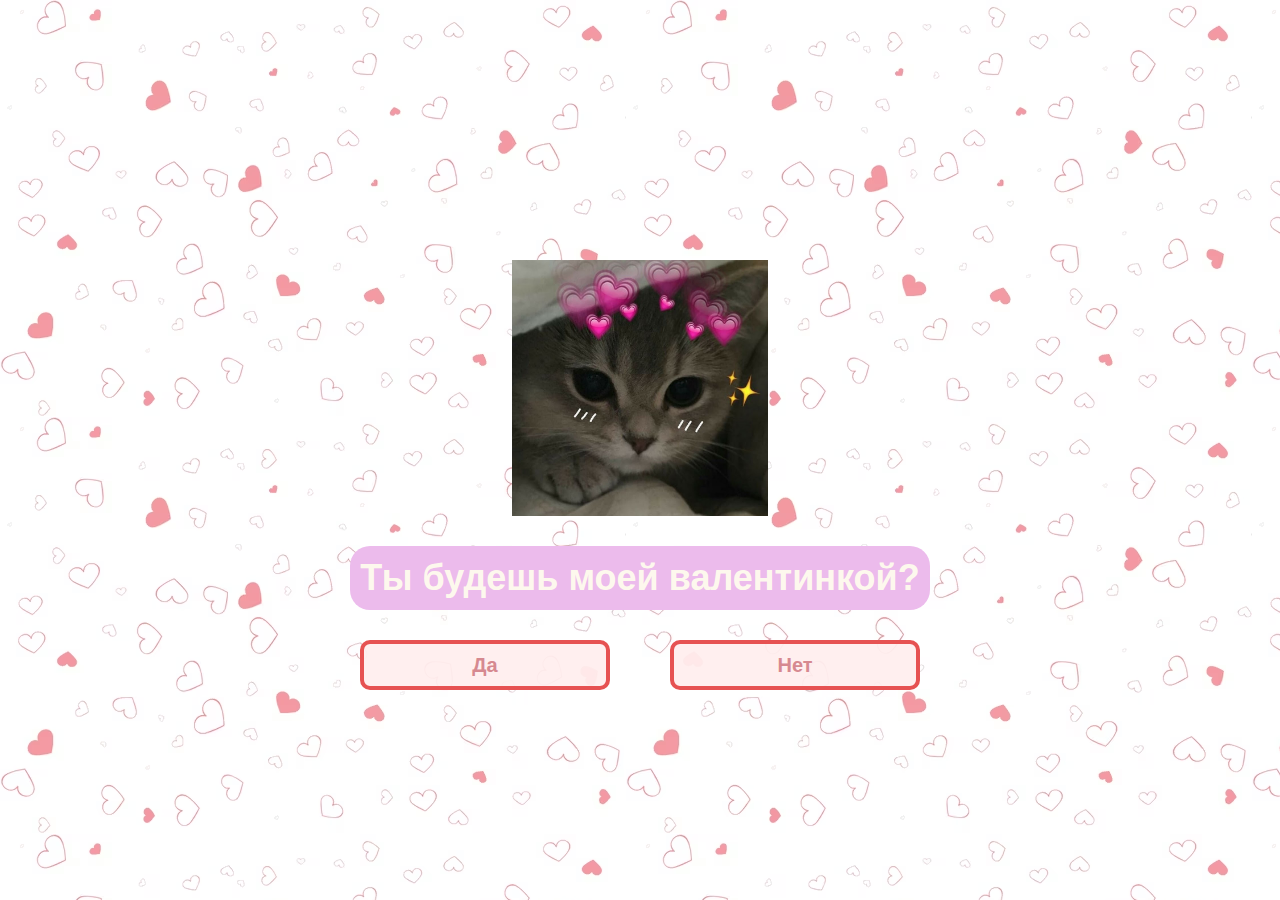
<file: index.html>
<!DOCTYPE html>
<html lang="en">
    <head>
        <meta charset="UTF-8">
        <meta name="viewport" content="width=device-width, initial-scale=1.0">
        <title>Валентинка Бубусику</title>
        <link rel="stylesheet" href="./css/style2.css"/>
    </head>
    <body>
        <div class="wrapper">
            <div class="content">
                <img src="/img/poster.png" alt="#">
                <h1 class="title">Ты будешь моей валентинкой?</h1>
                <div class="button__row">
                    <a href="index.html" class="button_yes button">Да</a>
                    <a href="index2.html" class="button_no button">Нет</a>
                </div>
            </div>
        </div>
    </body>
    <script src="./js/main.js"></script>
</html>
</file>
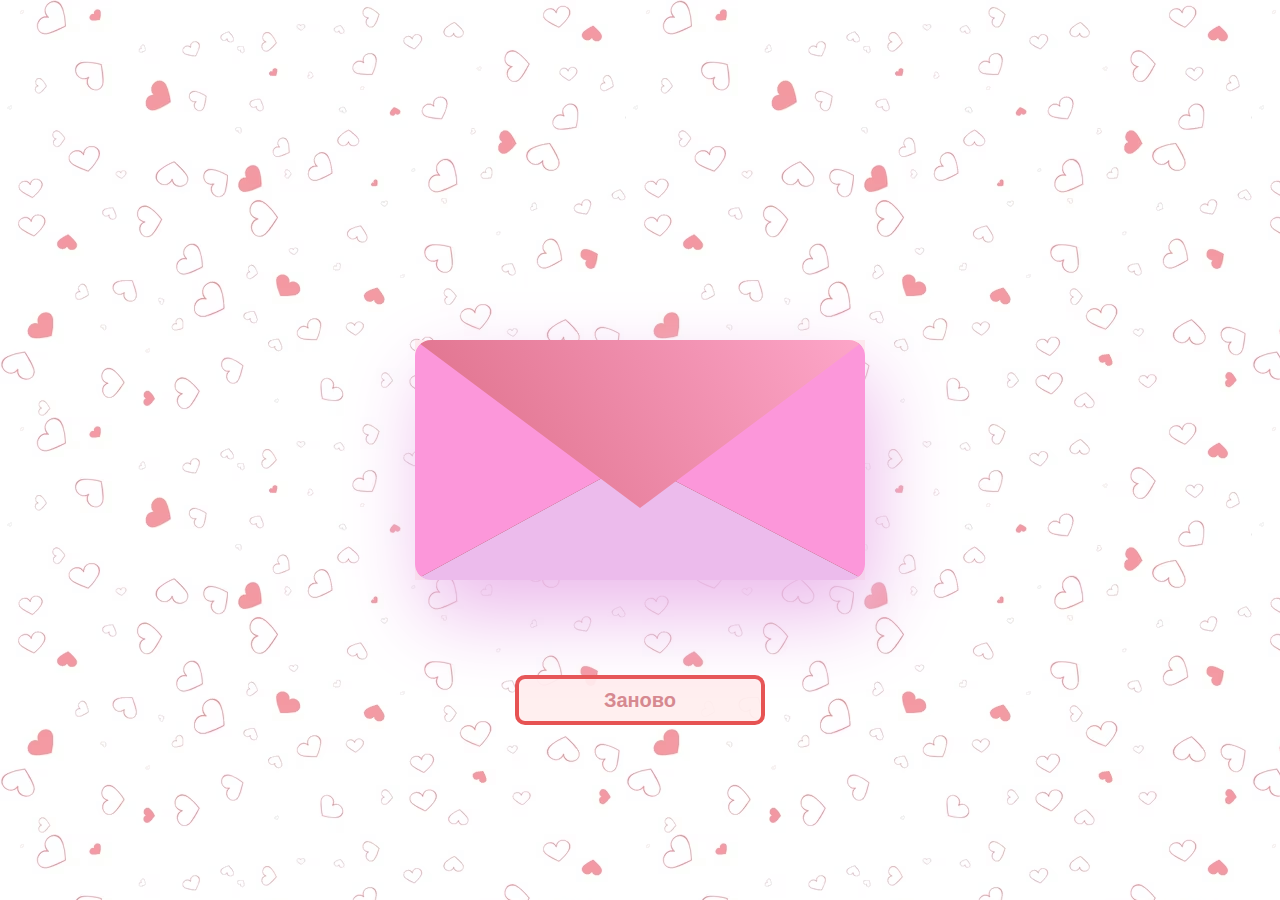
<file: index2.html>
<!DOCTYPE html>
<html lang="ru">
    <head>
        <meta charset="UTF-8">
        <meta name="viewport" content="width=device-width, initial-scale=1.0">
        <title>Валентинка Бубусику</title>
        <link rel="stylesheet" href="./css/style.css">
    </head>
    <body>
        <div class="wrapper">
            <div class="envelope"></div>
            <div class="letter">
                Я тебя безумно сильно люблю <br>
                Моя валентинка!
                <img id="button__click" src="./img/8758413.png" alt="#">
            </div>
            <div class="front"></div>
            <a href="index2.html" class="button_reset">Заново</a>
        </div>
    </body>
    <script src="./js/main.js"></script>
</html>
</file>
<file: css/style2.css>
*{padding: 0;margin: 0;border: 0;}
*,*::before,*::after{-moz-box-sizing: border-box;-webkit-box-sizing: border-box;box-sizing: border-box;}
:focus,:active{outline: none;}
a:focus, a:active{outline: none;}
nav, footer, header, aside{display: block}
html,body{height: 100%;width: 100%;font-size: 100%;line-height: 1;font-size: 14px;-ms-text-size-adjust: 100%;-moz-text-size-adjust: 100%;-webkit-text-size-adjust: 100%;}
input, button, textarea{font-family: inherit;}
input::-ms-clear{display: none;}
button{cursor: pointer;}
button::-moz-focus-inner{padding: 0;border: 0;}
a, a:visited{text-decoration: none;}
a:hover{text-decoration: none;}
ul li{list-style: none;}
img{vertical-align: top;}
h1,h2,h3,h4,h5,h6{font-size: inherit;font-weight: 400;}

@import url('https://fonts.googleapis.com/css2?family=Montserrat:ital,wght@0,100..900;1,100..900&display=swap');

body{
    min-height: 100vh;
    width: 100%;
    overflow: hidden;
    display: flex;
    justify-content: center;
    align-items: center;

    background-image: url(../img/bg.png);
}
.wrapper {
    width: 100%;
    overflow: hidden;
    display: flex;
    flex-direction: column;
}
.content {
    display: flex;
    flex-direction: column;
    align-items: center;
    justify-content: center;
    gap: 30px;
}
.content img{
    width: 20%;
}
.title {
    color: #ffee;
    font-family: 'Montserrat', sans-serif;
    font-size: 36px;
    font-weight: 600;
    line-height: 150%;
    background-color: #ecbbec;
    padding: 5px 10px;
    border-radius: 20px;
}
.button__row{
    display: flex;
    gap: 30px;
}
.button_yes {
    margin-left: -280px;
}
.button {
    display: flex;
    justify-content: center;
    align-items: center;
    width: 250px;
    height: 50px;
    border: 4px solid #e65252;
    border-radius: 10px;
    background: #feee;
    color: #d68990;
    font-family: 'Montserrat', sans-serif;
    font-size: 20px;
    font-weight: 700;
    position: absolute;
}
.button_no{
    margin-left: 30px;
}
</file>
<file: css/style.css>
*{padding: 0;margin: 0;border: 0;}
*,*::before,*::after{-moz-box-sizing: border-box;-webkit-box-sizing: border-box;box-sizing: border-box;}
:focus,:active{outline: none;}
a:focus, a:active{outline: none;}
nav, footer, header, aside{display: block}
html,body{height: 100%;width: 100%;font-size: 100%;line-height: 1;font-size: 14px;-ms-text-size-adjust: 100%;-moz-text-size-adjust: 100%;-webkit-text-size-adjust: 100%;}
input, button, textarea{font-family: inherit;}
input::-ms-clear{display: none;}
button{cursor: pointer;}
button::-moz-focus-inner{padding: 0;border: 0;}
a, a:visited{text-decoration: none;}
a:hover{text-decoration: none;}
ul li{list-style: none;}
img{vertical-align: top;}
h1,h2,h3,h4,h5,h6{font-size: inherit;font-weight: 400;}

@import url('https://fonts.googleapis.com/css2?family=Pacifico&display=swap');

body{
    width: 100%;
    overflow: hidden;
    display: flex;
    justify-content: center;
    align-items: center;
    background-color: #ffeeee;
    background-image: url(../img/bg.png);
}
.wrapper{
    position: relative;
    width: 450px;
    height: 240px;
    margin-top: 20px;
    background-color: #ffeeee;
}
.envelope{
    width: 100%;
    height: 100%;
    inset: 0;
    position: absolute;
    box-shadow: 10px 35px 80px #ecbbec;
    background-color: #ffeeee;
    border-radius: 16px;
}
.envelope::before{
    content: '';
    position: absolute;
    inset: 0;
    z-index: 2;
    background: linear-gradient(-120deg, #fda6c9, #da6881);
    clip-path: polygon(0% 0%, 50% 70%, 100% 0%);
    transform-origin: top;
    animation: openEnvelope 1s linear forwards 1s;
    border-top-left-radius: 1rem;
    border-top-right-radius: 1rem;
    border-radius: 16px 16px 0 0;
}
.envelope::after{
    content: '';
    position: absolute;
    inset: 0;
    background: #992323;
    left: 1px;
    right: 1px;
    top: 1px;
    bottom: 1px;
    border-radius: 1rem;
}
.front{
    z-index: 1;
    position: absolute;
    inset: 0;
    border-right: 230px solid #fc97da;
    border-top: 120px solid transparent;
    border-bottom: 120px solid transparent;
    border-radius: 0 16px 16px 0;
}
.front::before{
    content: '';
    position: absolute;
    border-left: 220px solid #fc97da;
    border-top: 120px solid transparent;
    border-bottom: 120px solid transparent;
    border-radius: 0 16px 16px 0;
    top: -120px;
    border-radius: 16px 0 0 16px;
}
.front::after{
    content: '';
    position: absolute;
    border-bottom: 120px solid #ecbbec;
    border-right: 230px solid transparent;
    border-left: 220px solid transparent;
    border-radius: 0 0 16px 16px;
}
.letter{
    display: flex;
    flex-direction: column;
    align-items: center;
    background: #eff;
    height: 95%;
    width: 90%;
    margin: .5rem auto;
    font-size: 1.5rem;
    color: #bd0707;
    font-family: 'Pacifico', sans-serif;
    text-align: center;
    padding-top: 2rem;
    animation: letter 1s forwards 2s;
}
.letter img{
    margin-top: 20px;
    width: 100px;
    height: 100px;
}

.button_reset{
    margin: 100px auto;
    display: flex;
    justify-content: center;
    align-items: center;
    width: 250px;
    height: 50px;
    border: 4px solid #e65252;
    border-radius: 10px;
    background: #feee;
    color: #d68990;
    font-family: 'Montserrat', sans-serif;
    font-size: 20px;
    font-weight: 700;
    animation: popBtn 9s forwards;
}
@keyframes popBtn{
    from{
        opacity: 0
    }
    to{
        opacity: 1
    }
}
@keyframes openEnvelope{
    100%{
        transform: rotateX(180deg) translateY(-.3rem);
        z-index: -1;
        background: linear-gradient(45deg,#da6881,#f9bbf9);
    }
}
@keyframes letter {
    100%{
        transform: translateY(-10.5rem);
    }
}
</file>
